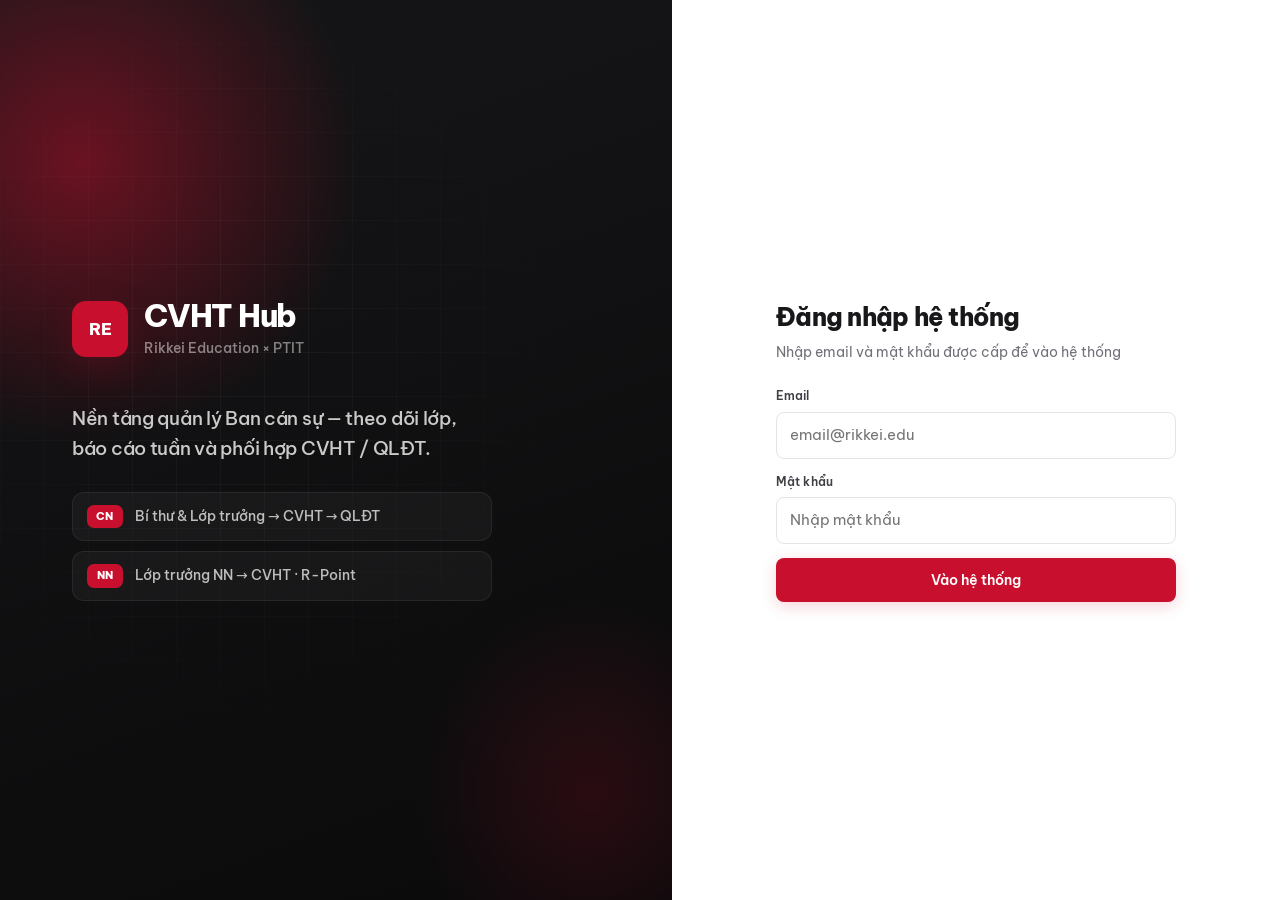
<file: index.html>
<!DOCTYPE html>
<html lang="vi">
<head>
  <meta charset="UTF-8" />
  <meta name="viewport" content="width=device-width, initial-scale=1.0" />
  <title>CVHT Hub — Đăng nhập</title>
  <link rel="preconnect" href="https://fonts.googleapis.com" />
  <link rel="preconnect" href="https://fonts.gstatic.com" crossorigin />
  <link rel="stylesheet" href="css/styles.css?v=4.4.5" />
  <link rel="icon" href="data:image/svg+xml,<svg xmlns='http://www.w3.org/2000/svg' viewBox='0 0 100 100'><rect fill='%23C8102E' width='100' height='100' rx='20'/><text x='50' y='64' text-anchor='middle' fill='white' font-size='42' font-family='sans-serif' font-weight='700'>RE</text></svg>" />
</head>
<body>
  <div class="boot-loader" id="bootLoader" aria-live="polite" aria-busy="true">
    <div class="boot-loader-card">
      <div class="boot-spinner" aria-hidden="true"></div>
      <strong id="bootMsg">Đang kiểm tra dữ liệu…</strong>
      <span id="bootSub">Đồng bộ dữ liệu mới nhất từ Google Sheets</span>
    </div>
  </div>
  <div class="login-page">
    <section class="login-visual">
      <div class="login-visual-inner">
        <div class="login-brand">
          <div class="brand-mark">RE</div>
          <div class="brand-text">
            <strong>CVHT Hub</strong>
            <span>Rikkei Education × PTIT</span>
          </div>
        </div>

        <div class="login-hero">
          <p class="login-lead">Nền tảng quản lý Ban cán sự — theo dõi lớp, báo cáo tuần và phối hợp CVHT / QLĐT.</p>
          <div class="login-flows">
            <div class="login-flow">
              <span class="login-flow-tag">CN</span>
              <span>Bí thư &amp; Lớp trưởng → CVHT → QLĐT</span>
            </div>
            <div class="login-flow">
              <span class="login-flow-tag">NN</span>
              <span>Lớp trưởng NN → CVHT · R-Point</span>
            </div>
          </div>
        </div>
      </div>
    </section>

    <section class="login-panel">
      <div class="login-box">
        <div class="login-panel-brand">
          <div class="brand-mark">RE</div>
          <strong>CVHT Hub</strong>
        </div>
        <h2>Đăng nhập hệ thống</h2>
        <p class="sub">Nhập email và mật khẩu được cấp để vào hệ thống</p>
        <div class="login-error" id="loginError">Email hoặc mật khẩu không đúng.</div>
        <form id="loginForm">
          <div class="field">
            <label for="email">Email</label>
            <input id="email" type="email" placeholder="email@rikkei.edu" required autocomplete="username" />
          </div>
          <div class="field">
            <label for="password">Mật khẩu</label>
            <input id="password" type="password" placeholder="Nhập mật khẩu" required autocomplete="current-password" />
          </div>
          <button type="submit" class="btn btn-primary btn-block">Vào hệ thống</button>
        </form>
      </div>
    </section>
  </div>

  <script src="js/config.js?v=4.4.5"></script>
  <script src="js/api.js?v=4.4.5"></script>
  <script src="js/data.js?v=4.4.5"></script>
  <script src="js/sheets.js?v=4.4.5"></script>
  <script src="js/store.js?v=4.4.5"></script>
  <script>
    ['cvht_hub_v1', 'cvht_hub_v2', 'cvht_hub_v3', 'cvht_hub_v4', 'cvht_hub_v5', 'cvht_hub_v6', 'cvht_hub_v7', 'cvht_hub_v8', 'cvht_hub_v9', 'cvht_hub_v10', 'cvht_hub_v11', 'cvht_hub_v12', 'cvht_hub_v13', 'cvht_hub_v14', 'cvht_hub_v15', 'cvht_hub_v16'].forEach((k) => localStorage.removeItem(k));

    const loginError = document.getElementById('loginError');
    const loginForm = document.getElementById('loginForm');
    const submitBtn = loginForm.querySelector('button[type="submit"]');

    async function ensureSheetsUsers(force = false) {
      if (typeof SheetsAPI === 'undefined' || !SheetsAPI.enabled()) return;
      try {
        submitBtn.disabled = true;
        submitBtn.textContent = Store.isSheetsCacheFresh() && !force ? 'Đang kiểm tra…' : 'Đang đồng bộ…';
        await Store.pullFromSheets({ force: true });
      } catch (err) {
        console.warn('Login sheets pull failed', err);
      } finally {
        submitBtn.disabled = false;
        submitBtn.textContent = 'Vào hệ thống';
      }
    }

    function hideBoot() {
      const boot = document.getElementById('bootLoader');
      if (!boot) return;
      boot.classList.add('is-done');
      boot.setAttribute('aria-busy', 'false');
      setTimeout(() => boot.remove(), 320);
    }

    (async () => {
      try {
        const msgEl = document.getElementById('bootMsg');
        const subEl = document.getElementById('bootSub');
        if (msgEl) msgEl.textContent = 'Đang đồng bộ dữ liệu…';
        if (subEl) subEl.textContent = 'Lấy báo cáo và tài khoản mới nhất từ Google Sheets';
        await ensureSheetsUsers(true);
        if (Store.getSession()) location.href = 'app.html';
      } finally {
        hideBoot();
      }
    })();

    loginForm.addEventListener('submit', async (e) => {
      e.preventDefault();
      loginError.classList.remove('show');
      submitBtn.disabled = true;
      submitBtn.textContent = 'Đang đăng nhập…';

      const email    = document.getElementById('email').value.trim().toLowerCase();
      const password = document.getElementById('password').value;

      // ── Ưu tiên: đăng nhập qua JWT API (password đã hash server-side) ──
      if (typeof Api !== 'undefined' && APP_CONFIG.mode === 'sheets') {
        try {
          const result = await Api.login(email, password);
          // Lưu session cho app hiện tại (backward compat)
          Store.setSession(result.user);
          location.href = 'app.html';
          return;
        } catch (apiErr) {
          // Nếu lỗi 401 → sai password; lỗi khác → network/server
          const msg = apiErr.message || '';
          if (msg.includes('không đúng') || msg.includes('Unauthorized') || apiErr.status === 401) {
            loginError.textContent = 'Email hoặc mật khẩu không đúng.';
          } else {
            // Lỗi mạng → thử fallback local
            console.warn('API login lỗi, thử local:', msg);
            const localUser = Store.findByLogin(email, password);
            if (localUser) {
              Store.setSession(localUser);
              location.href = 'app.html';
              return;
            }
            loginError.textContent = 'Không kết nối được server. Kiểm tra lại mạng.';
          }
          loginError.classList.add('show');
          submitBtn.disabled = false;
          submitBtn.textContent = 'Vào hệ thống';
          return;
        }
      }

      // ── Fallback: local mode (không có Sheets) ──
      await ensureSheetsUsers();
      const user = Store.findByLogin(email, password);
      if (!user) {
        loginError.textContent = 'Email hoặc mật khẩu không đúng.';
        loginError.classList.add('show');
        submitBtn.disabled = false;
        submitBtn.textContent = 'Vào hệ thống';
        return;
      }
      Store.setSession(user);
      location.href = 'app.html';
    });
  </script>
</body>
</html>
</file>
<file: css/styles.css>
/* CVHT Hub v2 — Professional UI (Be Vietnam Pro — full Vietnamese support) */
@import url('https://fonts.googleapis.com/css2?family=Be+Vietnam+Pro:ital,wght@0,300;0,400;0,500;0,600;0,700;0,800;1,400;1,500&display=swap');

:root {
  --brand: #C8102E;
  --brand-dark: #9E0C24;
  --brand-soft: rgba(200, 16, 46, 0.08);
  --brand-glow: rgba(200, 16, 46, 0.18);
  --ink: #18181B;
  --ink-2: #3F3F46;
  --muted: #71717A;
  --line: #E4E4E7;
  --line-soft: #F0F0F2;
  --surface: #F7F7F9;
  --card: #FFFFFF;
  --ok: #16A34A;
  --ok-bg: #F0FDF4;
  --warn: #B45309;
  --warn-bg: #FFFBEB;
  --danger: #DC2626;
  --danger-bg: #FEF2F2;
  --info: #2563EB;
  --info-bg: #EFF6FF;
  --shadow: 0 1px 3px rgba(15,15,16,.05), 0 4px 16px rgba(15,15,16,.05);
  --shadow-lg: 0 4px 8px rgba(15,15,16,.04), 0 16px 40px rgba(15,15,16,.08);
  --radius: 12px;
  --radius-sm: 8px;
  --sidebar-w: 256px;
  --font: 'Be Vietnam Pro', 'Segoe UI', system-ui, -apple-system, sans-serif;
  --display: 'Be Vietnam Pro', 'Segoe UI', system-ui, sans-serif;
  --ease: cubic-bezier(0.22, 1, 0.36, 1);

  /* Sidebar — light theme */
  --sb-bg: #FFFFFF;
  --sb-border: #E9E9EC;
  --sb-text: #52525B;
  --sb-text-muted: #A1A1AA;
  --sb-hover: #F4F4F6;
  --sb-active-bg: rgba(200,16,46,.08);
  --sb-active-text: #C8102E;
  --sb-group-label: #A1A1AA;
}

*, *::before, *::after { box-sizing: border-box; margin: 0; padding: 0; }
html { scroll-behavior: smooth; }
* {
  scrollbar-width: thin;
  scrollbar-color: rgba(15, 15, 16, 0.28) transparent;
}
*::-webkit-scrollbar {
  width: 5px;
  height: 5px;
}
*::-webkit-scrollbar-track {
  background: transparent;
}
*::-webkit-scrollbar-thumb {
  background: rgba(15, 15, 16, 0.22);
  border-radius: 99px;
}
*::-webkit-scrollbar-thumb:hover {
  background: rgba(15, 15, 16, 0.38);
}
.sidebar::-webkit-scrollbar-thumb {
  background: rgba(0, 0, 0, 0.12);
}
.sidebar::-webkit-scrollbar-thumb:hover {
  background: rgba(0, 0, 0, 0.22);
}
body {
  font-family: var(--font);
  color: var(--ink);
  background: var(--surface);
  line-height: 1.55;
  min-height: 100vh;
  -webkit-font-smoothing: antialiased;
  -moz-osx-font-smoothing: grayscale;
  text-rendering: optimizeLegibility;
  font-synthesis: none;
  font-size: 14.5px;
}
a { color: inherit; text-decoration: none; }
button, input, select, textarea { font: inherit; }
img { max-width: 100%; display: block; }
ul { list-style: none; }
code {
  font-family: ui-monospace, SFMono-Regular, Menlo, monospace;
  font-size: 0.85em;
  background: var(--line-soft);
  padding: 2px 6px;
  border-radius: 4px;
}

/* ========== LOGIN ========== */
.login-page {
  min-height: 100vh;
  display: grid;
  grid-template-columns: 1.05fr 0.95fr;
  background: var(--ink);
}
.login-visual {
  position: relative;
  overflow: hidden;
  padding: clamp(40px, 6vw, 72px);
  display: flex;
  align-items: center;
  color: #fff;
  background:
    radial-gradient(ellipse 80% 60% at 12% 18%, rgba(200,16,46,.48), transparent 52%),
    radial-gradient(ellipse 55% 45% at 88% 88%, rgba(200,16,46,.16), transparent 48%),
    linear-gradient(160deg, #161618 0%, #0a0a0b 100%);
}
.login-visual::before {
  content: '';
  position: absolute;
  inset: 0;
  background-image:
    linear-gradient(rgba(255,255,255,.035) 1px, transparent 1px),
    linear-gradient(90deg, rgba(255,255,255,.035) 1px, transparent 1px);
  background-size: 44px 44px;
  mask-image: radial-gradient(ellipse 75% 65% at 35% 40%, #000 15%, transparent 72%);
  pointer-events: none;
}
.login-visual-inner {
  position: relative;
  z-index: 1;
  width: 100%;
  max-width: 440px;
  display: flex;
  flex-direction: column;
  gap: clamp(36px, 5vh, 56px);
  animation: rise .75s var(--ease) both;
}
.login-brand {
  display: flex;
  align-items: center;
  gap: 16px;
}
.login-brand .brand-mark {
  width: 56px;
  height: 56px;
  border-radius: 14px;
  font-size: 17px;
  box-shadow: 0 12px 36px var(--brand-glow);
}
.login-brand .brand-text strong {
  display: block;
  font-size: clamp(1.65rem, 2.4vw, 2.05rem);
  font-weight: 800;
  letter-spacing: -.04em;
  line-height: 1.1;
}
.login-brand .brand-text span {
  display: block;
  margin-top: 4px;
  font-size: .9rem;
  opacity: .48;
  font-weight: 500;
}
.brand-mark {
  width: 44px; height: 44px; border-radius: 11px;
  background: var(--brand);
  color: #fff;
  display: grid; place-items: center;
  font-weight: 800; font-size: 15px; letter-spacing: -.5px;
  box-shadow: 0 6px 20px var(--brand-glow);
  flex-shrink: 0;
}
.brand-text strong { display: block; font-size: 16px; font-weight: 700; letter-spacing: -.02em; }
.brand-text span { font-size: 12px; opacity: .55; font-weight: 400; }

.login-hero { max-width: 420px; }
.login-lead {
  font-size: clamp(1.05rem, 1.5vw, 1.2rem);
  font-weight: 500;
  line-height: 1.55;
  letter-spacing: -.015em;
  color: rgba(255,255,255,.78);
  margin-bottom: 28px;
}
.login-flows {
  display: flex;
  flex-direction: column;
  gap: 10px;
}
.login-flow {
  display: flex;
  align-items: center;
  gap: 12px;
  padding: 12px 14px;
  border-radius: 12px;
  background: rgba(255,255,255,.04);
  border: 1px solid rgba(255,255,255,.07);
  font-size: .875rem;
  font-weight: 500;
  color: rgba(255,255,255,.72);
  line-height: 1.4;
}
.login-flow-tag {
  flex-shrink: 0;
  min-width: 36px;
  text-align: center;
  padding: 4px 8px;
  border-radius: 7px;
  background: var(--brand);
  color: #fff;
  font-size: 11px;
  font-weight: 800;
  letter-spacing: .04em;
}

.login-panel {
  background: #fff;
  display: flex;
  align-items: center;
  justify-content: center;
  padding: clamp(28px, 4vw, 48px) 32px;
  animation: fadeIn .55s var(--ease) both;
}
.login-box { width: 100%; max-width: 400px; }
.login-panel-brand {
  display: none;
  align-items: center;
  gap: 10px;
  margin-bottom: 22px;
}
.login-panel-brand .brand-mark {
  width: 36px;
  height: 36px;
  font-size: 13px;
  border-radius: 9px;
}
.login-panel-brand strong {
  font-size: 1.05rem;
  font-weight: 800;
  letter-spacing: -.02em;
}
.login-box h2 {
  font-size: 1.55rem;
  font-weight: 800;
  letter-spacing: -.03em;
  margin-bottom: 6px;
}
.login-box > .sub {
  color: var(--muted);
  margin-bottom: 24px;
  font-size: .875rem;
  line-height: 1.5;
}

.field { margin-bottom: 14px; }
.field label {
  display: block; font-size: 12px; font-weight: 600;
  margin-bottom: 6px; color: var(--ink-2); letter-spacing: .01em;
}
.field input, .field select, .field textarea {
  width: 100%; padding: 11px 13px;
  border: 1.5px solid var(--line); border-radius: var(--radius-sm);
  background: #fff; outline: none;
  transition: border-color .2s, box-shadow .2s;
}
.field input:focus, .field select:focus, .field textarea:focus {
  border-color: var(--brand);
  box-shadow: 0 0 0 3.5px var(--brand-soft);
}
.field textarea { resize: vertical; min-height: 80px; }

.btn {
  display: inline-flex; align-items: center; justify-content: center; gap: 8px;
  padding: 11px 18px; border: none; border-radius: var(--radius-sm);
  font-weight: 600; font-size: .9rem; cursor: pointer;
  transition: transform .15s var(--ease), background .2s, box-shadow .2s, opacity .2s;
}
.btn:active { transform: scale(.98); }
.btn-primary {
  background: var(--brand); color: #fff;
  box-shadow: 0 4px 16px var(--brand-glow);
}
.btn-primary:hover { background: var(--brand-dark); }
.btn-ghost {
  background: transparent; color: var(--ink-2);
  border: 1.5px solid var(--line);
}
.btn-ghost:hover { background: var(--surface); border-color: #d4d4d8; }
.btn-ok { background: var(--ok); color: #fff; }
.btn-warn { background: var(--warn); color: #fff; }
.btn-danger { background: var(--danger); color: #fff; }
.btn-sm { padding: 7px 12px; font-size: .8rem; }
.btn-block { width: 100%; }
.btn:disabled { opacity: .45; cursor: not-allowed; }

.demo-accounts { margin-top: 26px; padding-top: 20px; border-top: 1px solid var(--line); }
.demo-accounts h3 {
  font-size: 11px; text-transform: uppercase; letter-spacing: .08em;
  color: var(--muted); margin-bottom: 10px; font-weight: 600;
}
.demo-grid { display: grid; grid-template-columns: 1fr 1fr; gap: 7px; }
.demo-chip {
  padding: 9px 11px; border-radius: 8px;
  background: var(--surface); border: 1px solid transparent;
  cursor: pointer; text-align: left;
  transition: border-color .2s, background .2s, transform .15s;
}
.demo-chip:hover {
  border-color: rgba(200,16,46,.35);
  background: var(--brand-soft);
  transform: translateY(-1px);
}
.demo-chip strong { display: block; font-size: 12.5px; font-weight: 650; }
.demo-chip span { font-size: 10.5px; color: var(--muted); }

.login-error {
  background: var(--danger-bg); color: var(--danger);
  padding: 10px 12px; border-radius: 8px; font-size: 13px;
  margin-bottom: 14px; display: none;
}
.login-error.show { display: block; animation: shake .4s ease; }

/* ========== APP SHELL ========== */
.app-shell {
  display: grid;
  grid-template-columns: var(--sidebar-w) 1fr;
  min-height: 100vh;
}
/* ========== SIDEBAR — Light Professional ========== */
.sidebar {
  background: var(--sb-bg);
  color: var(--sb-text);
  display: flex; flex-direction: column;
  position: sticky; top: 0; height: 100vh;
  overflow-y: auto; z-index: 40;
  border-right: 1px solid var(--sb-border);
  scrollbar-color: rgba(0,0,0,.12) transparent;
}

.sidebar-brand {
  padding: 18px 16px 16px;
  display: flex; align-items: center; gap: 11px;
  border-bottom: 1px solid var(--sb-border);
}
.sidebar-brand .brand-mark {
  width: 34px; height: 34px; font-size: 12px; border-radius: 9px;
  box-shadow: 0 3px 10px rgba(200,16,46,.28);
}
.sidebar-brand .brand-text strong {
  display: block; font-size: 14.5px; font-weight: 800;
  letter-spacing: -.03em; color: var(--ink);
}
.sidebar-brand .brand-text span {
  display: block; font-size: 10.5px;
  color: var(--muted); font-weight: 400; opacity: 1;
}

.sidebar-nav { padding: 10px 10px; flex: 1; }

/* Nav items */
.nav-label {
  font-size: 10px; text-transform: uppercase; letter-spacing: .08em;
  color: var(--sb-group-label); padding: 16px 10px 5px; font-weight: 700;
}
.nav-item {
  display: flex; align-items: center; gap: 9px;
  padding: 8px 10px; border-radius: 8px;
  color: var(--sb-text); font-size: .8375rem; font-weight: 500;
  cursor: pointer; transition: background .15s, color .15s;
  border: none; background: none; width: 100%; text-align: left;
  line-height: 1.35;
}
.nav-item.nav-sub {
  padding: 6px 10px 6px 30px;
  font-size: .8rem;
  color: var(--sb-text-muted);
}
.nav-item.nav-sub .icon {
  width: 15px; font-size: 10px; opacity: .65;
}
.nav-item:hover {
  background: var(--sb-hover);
  color: var(--ink);
}
.nav-item.active {
  background: var(--sb-active-bg);
  color: var(--sb-active-text);
  font-weight: 600;
}
.nav-item.active .icon { opacity: 1; }
.nav-item .icon {
  width: 17px; text-align: center;
  font-size: 12px; opacity: .65; flex-shrink: 0;
}
.nav-item .badge-count {
  margin-left: auto;
  background: var(--brand);
  color: #fff;
  font-size: 10px; padding: 1px 7px; border-radius: 99px; font-weight: 700;
  min-width: 20px; text-align: center;
}
.nav-item.active .badge-count {
  background: var(--brand-dark);
}

/* Group dropdowns */
.nav-dropdown,
.nav-group-drop {
  margin: 4px 0 2px;
}
.nav-dropdown-sum,
.nav-group-sum {
  list-style: none; cursor: pointer;
  display: flex; align-items: center; gap: 9px;
  padding: 7px 10px; border-radius: 8px;
  color: var(--sb-text-muted); font-size: .8rem; font-weight: 600;
  user-select: none; transition: background .15s, color .15s;
}
.nav-dropdown-sum::-webkit-details-marker,
.nav-group-sum::-webkit-details-marker { display: none; }
.nav-dropdown-sum:hover,
.nav-group-sum:hover {
  background: var(--sb-hover);
  color: var(--ink);
}
.nav-dropdown[open] > .nav-dropdown-sum,
.nav-group-drop[open] > .nav-group-sum {
  color: var(--ink);
}

.nav-dropdown-sum .icon {
  width: 17px; text-align: center; font-size: 11px; opacity: .65;
  transition: transform .18s;
}
.nav-dropdown[open] > .nav-dropdown-sum .icon { transform: rotate(0deg); }
.nav-dropdown:not([open]) > .nav-dropdown-sum .icon { transform: rotate(-90deg); }

.nav-dropdown-text {
  display: flex; flex-direction: column; gap: 1px; min-width: 0;
}
.nav-dropdown-text strong {
  font-size: .8125rem; font-weight: 600; color: inherit;
}
.nav-dropdown-text small {
  font-size: 10.5px; color: var(--muted);
  white-space: nowrap; overflow: hidden; text-overflow: ellipsis;
}
.nav-dropdown-body {
  padding: 3px 8px 8px 12px;
  display: flex; flex-direction: column; gap: 6px;
}

/* Scope picker */
.nav-select-label {
  display: flex; flex-direction: column; gap: 4px;
  font-size: 10px; font-weight: 700; letter-spacing: .06em;
  text-transform: uppercase; color: var(--muted);
}
.nav-select {
  width: 100%; appearance: none;
  background: var(--surface);
  color: var(--ink);
  border: 1px solid var(--line);
  border-radius: 7px; padding: 7px 26px 7px 10px;
  font-size: .8rem; font-weight: 500; font-family: inherit;
  cursor: pointer;
  background-image: url("data:image/svg+xml,%3Csvg xmlns='http://www.w3.org/2000/svg' width='12' height='12' viewBox='0 0 12 12'%3E%3Cpath fill='rgba(82,82,91,0.7)' d='M3 4.5L6 8l3-3.5'/%3E%3C/svg%3E");
  background-repeat: no-repeat;
  background-position: right 8px center;
}
.nav-select:focus {
  outline: none;
  border-color: var(--brand);
  background-color: #fff;
  box-shadow: 0 0 0 2px var(--brand-soft);
}

/* Group labels (collapse headers) */
.nav-group-sum {
  justify-content: space-between;
  font-size: 10px; text-transform: uppercase; letter-spacing: .08em;
  padding: 14px 10px 5px; color: var(--sb-group-label); font-weight: 700;
  border-radius: 0; cursor: pointer;
}
.nav-group-sum:hover { background: transparent; color: var(--muted); }
.nav-group-sum .chev {
  font-size: 10px; transition: transform .18s; opacity: .55;
}
.nav-group-drop:not([open]) > .nav-group-sum .chev { transform: rotate(-90deg); }
.nav-group-sum.has-active { color: var(--brand); }
.nav-group-body { padding-bottom: 4px; }

/* Sidebar divider */
.nav-divider {
  height: 1px; background: var(--sb-border); margin: 6px 10px;
}

/* User section at bottom */
.sidebar-user {
  padding: 12px 14px; border-top: 1px solid var(--sb-border);
  display: flex; align-items: center; gap: 10px;
  background: var(--sb-bg);
}
.avatar {
  width: 34px; height: 34px; border-radius: 50%;
  background: linear-gradient(135deg, var(--brand), #e85a6a);
  display: grid; place-items: center;
  font-weight: 700; font-size: 12px; color: #fff; flex-shrink: 0;
}
.sidebar-user .meta { flex: 1; min-width: 0; }
.sidebar-user .meta strong {
  display: block; font-size: 12.5px; font-weight: 600;
  white-space: nowrap; overflow: hidden; text-overflow: ellipsis;
  color: var(--ink);
}
.sidebar-user .meta span { font-size: 10.5px; color: var(--muted); }
.btn-logout {
  background: var(--sb-hover); border: 1px solid var(--sb-border);
  color: var(--muted);
  width: 30px; height: 30px; border-radius: 7px;
  cursor: pointer; font-size: 13px;
  transition: background .15s, color .15s, border-color .15s;
}
.btn-logout:hover { background: var(--danger-bg); color: var(--danger); border-color: var(--danger); }

.main {
  display: flex; flex-direction: column; min-width: 0;
  background: var(--surface);
}
.topbar {
  display: flex; align-items: center; justify-content: space-between;
  padding: 14px 28px;
  background: rgba(255,255,255,.95);
  backdrop-filter: blur(12px);
  border-bottom: 1px solid var(--line);
  position: sticky; top: 0; z-index: 30;
  gap: 12px;
}
.topbar h1 { font-size: 1.08rem; font-weight: 700; letter-spacing: -.02em; color: var(--ink); }
.topbar .sub { font-size: 12px; color: var(--muted); margin-top: 1px; }
.topbar-actions { display: flex; align-items: center; gap: 8px; }

/* Bell notification button in topbar */
.bell-btn {
  position: relative;
  display: inline-flex; align-items: center; gap: 5px;
  padding: 6px 12px;
  border: none; cursor: pointer;
  border-radius: 99px;
  background: var(--surface);
  color: var(--muted);
  font-size: 12px; font-weight: 600;
  transition: background .15s, color .15s;
  flex-shrink: 0;
  white-space: nowrap;
}
.bell-btn:hover { background: var(--brand-soft); color: var(--brand); }
.bell-btn.has-notif { background: var(--brand-soft); color: var(--brand); }
.bell-btn svg { display: block; flex-shrink: 0; }
.bell-badge {
  display: inline-flex; align-items: center; justify-content: center;
  min-width: 18px; height: 18px;
  padding: 0 5px;
  background: var(--brand);
  color: #fff;
  font-size: 10px; font-weight: 700;
  border-radius: 999px;
  line-height: 1;
}

.deadline-pill {
  display: flex; align-items: center; gap: 7px;
  padding: 7px 13px; border-radius: 99px;
  background: var(--warn-bg); color: var(--warn);
  font-size: 12px; font-weight: 600;
}
.deadline-pill.urgent {
  background: var(--danger-bg); color: var(--danger);
  animation: pulse 2s ease infinite;
}

.content { padding: 24px 28px; flex: 1; animation: fadeIn .25s var(--ease); min-width: 0; }

/* ========== COMPONENTS ========== */
.kpi-grid {
  display: grid; grid-template-columns: repeat(4, 1fr);
  gap: 14px; margin-bottom: 14px;
}
.kpi-grid-3 { grid-template-columns: repeat(3, 1fr); }
.kpi-grid-4 { grid-template-columns: repeat(4, 1fr); }
.kpi {
  background: var(--card); border-radius: var(--radius);
  padding: 18px 18px 16px;
  box-shadow: var(--shadow);
  border: 1px solid var(--line);
  position: relative; overflow: hidden;
  transition: transform .22s var(--ease), box-shadow .22s;
  animation: rise .45s var(--ease) both;
}
.kpi:nth-child(2) { animation-delay: .04s; }
.kpi:nth-child(3) { animation-delay: .08s; }
.kpi:nth-child(4) { animation-delay: .12s; }
.kpi:hover { transform: translateY(-2px); box-shadow: var(--shadow-lg); }
.kpi::before {
  content: ''; position: absolute; top: 0; left: 0; right: 0; height: 2.5px;
  background: var(--brand);
}
.kpi.ok::before { background: var(--ok); }
.kpi.warn::before { background: var(--warn); }
.kpi.info::before { background: var(--info); }
.kpi.danger::before { background: var(--danger); }
.btn-xs { padding: 2px 8px; font-size: 11px; }
.kpi .label { font-size: 12px; color: var(--muted); font-weight: 500; }
.kpi .value {
  font-size: 1.85rem; font-weight: 800; letter-spacing: -.035em;
  margin: 4px 0 2px; line-height: 1.15;
}
.kpi .hint { font-size: 11.5px; color: var(--muted); }

.panel {
  background: var(--card); border-radius: var(--radius);
  box-shadow: var(--shadow);
  border: 1px solid var(--line);
  overflow: hidden; margin-bottom: 18px;
}
.panel-head {
  display: flex; align-items: center; justify-content: space-between;
  padding: 14px 18px; border-bottom: 1px solid var(--line-soft);
  gap: 12px; flex-wrap: wrap;
}
.panel-head h2 { font-size: .92rem; font-weight: 700; letter-spacing: -.01em; }
.panel-body { padding: 18px; }

.grid-2 { display: grid; grid-template-columns: 1.35fr 1fr; gap: 18px; }
.grid-3 { display: grid; grid-template-columns: repeat(3, 1fr); gap: 14px; }

.table-wrap { overflow-x: auto; }
table { width: 100%; border-collapse: collapse; font-size: .875rem; }
.data-table th { padding: 8px 12px; }
.data-table td { padding: 9px 12px; }
.data-table tr:hover td { background: var(--surface); cursor: pointer; }

.kpi-clickable { cursor: pointer; transition: box-shadow .15s, transform .1s; }
.kpi-clickable:hover { box-shadow: 0 4px 14px rgba(0,0,0,.09); transform: translateY(-1px); }
.kpi-clickable:active { transform: translateY(0); }
.hint-arrow { opacity: 0; font-size: 11px; transition: opacity .15s; margin-left: 2px; }
.kpi-clickable:hover .hint-arrow { opacity: 1; }

/* Compact summary panel */
.sum-panel { padding: 0; overflow: hidden; }
.sum-row {
  display: flex; align-items: center; gap: 14px;
  padding: 13px 18px; cursor: pointer;
  transition: background .12s;
}
.sum-row:hover { background: var(--surface); }
.sum-label {
  flex: 0 0 170px; font-size: 12.5px; font-weight: 700;
  color: var(--ink); white-space: nowrap;
}
.sum-stats {
  flex: 1; font-size: 12.5px; color: var(--muted);
  display: flex; align-items: center; gap: 7px; flex-wrap: wrap;
}
.sum-stats strong { color: var(--ink); }
.sum-sep { color: var(--line); font-size: 14px; }
.sum-chip {
  display: inline-flex; align-items: center;
  padding: 2px 9px; border-radius: 99px;
  font-size: 12px; font-weight: 600; white-space: nowrap;
  background: var(--surface); color: var(--muted);
  border: 1px solid var(--line-soft);
}
.sum-chip-ok { background: var(--ok-bg); color: var(--ok); border-color: transparent; }
.sum-chip-warn { background: var(--warn-bg); color: var(--warn); border-color: transparent; }
.sum-chip-danger { background: var(--danger-bg); color: var(--danger); border-color: transparent; }
.sum-go {
  flex-shrink: 0; display: flex; align-items: center; gap: 3px;
  font-size: 11.5px; font-weight: 600; color: var(--muted);
  transition: color .12s;
}
.sum-row:hover .sum-go { color: var(--brand); }
.sum-divider { height: 1px; background: var(--line-soft); margin: 0 18px; }

/* Details/summary accordion trong modal */
.tab-sections details { border-top: 1px solid var(--line-soft); }
.tab-sections details summary { user-select: none; list-style: none; }
.tab-sections details summary::-webkit-details-marker { display: none; }
.tab-sections details[open] summary { border-bottom: 1px solid var(--line-soft); margin-bottom: 8px; }
th {
  text-align: left; padding: 11px 16px;
  font-size: 10.5px; text-transform: uppercase; letter-spacing: .06em;
  color: var(--muted); background: var(--surface); font-weight: 650; white-space: nowrap;
  border-bottom: 1px solid var(--line);
}
td {
  padding: 12px 16px; border-top: 1px solid var(--line-soft); vertical-align: middle;
}
tr:hover td { background: rgba(200,16,46,.015); }

.badge {
  display: inline-flex; align-items: center;
  padding: 2px 8px; border-radius: 5px;
  font-size: 11.5px; font-weight: 600; white-space: nowrap;
}
.badge-ok { background: var(--ok-bg); color: var(--ok); }
.badge-warn { background: var(--warn-bg); color: var(--warn); }
.badge-danger { background: var(--danger-bg); color: var(--danger); }
.badge-info { background: var(--info-bg); color: var(--info); }
.badge-muted { background: var(--surface); color: var(--muted); }
.badge-brand { background: var(--brand-soft); color: var(--brand); }

.empty { text-align: center; padding: 44px 20px; color: var(--muted); }
.empty .emoji { font-size: 2rem; margin-bottom: 10px; opacity: .4; }

.cta-hero {
  background: linear-gradient(130deg, #1C1C1E 0%, #2C0B13 55%, #1A1A1C 100%);
  color: #fff; border-radius: var(--radius);
  padding: 24px 28px;
  display: flex; align-items: center; justify-content: space-between; gap: 20px;
  margin-bottom: 20px; box-shadow: 0 4px 20px rgba(0,0,0,.14);
  animation: rise .4s var(--ease) both;
  position: relative; overflow: hidden;
}
.cta-hero::before {
  content: ''; position: absolute;
  top: -40px; right: -40px;
  width: 220px; height: 220px; border-radius: 50%;
  background: radial-gradient(circle, rgba(200,16,46,.30) 0%, transparent 70%);
  pointer-events: none;
}
.cta-hero h2 {
  font-family: var(--display);
  font-size: 1.18rem;
  font-weight: 700;
  letter-spacing: -.02em;
  margin-bottom: 5px;
  line-height: 1.3;
}
.cta-hero p { opacity: .55; font-size: .875rem; line-height: 1.55; }

.score-ring {
  width: 68px; height: 68px; border-radius: 50%;
  background: conic-gradient(var(--brand) var(--p, 0%), rgba(255,255,255,.12) 0);
  display: grid; place-items: center; flex-shrink: 0;
}
.score-ring span {
  width: 52px; height: 52px; border-radius: 50%;
  background: #141416; display: grid; place-items: center;
  font-weight: 800; font-size: .95rem;
}

/* ── Chi tiết báo cáo (dùng chung cho mọi vai trò) ─────────────────── */
.rd-hero { align-items: flex-start; }
.rd-hero-main { min-width: 0; }
.cta-hero .rd-hero-sub {
  opacity: .85; font-size: .95rem; line-height: 1.45; margin-top: 3px;
}
.rd-hero-meta {
  display: flex; flex-wrap: wrap; align-items: center;
  gap: 7px 14px; margin-top: 11px; font-size: .8rem;
}
.rd-hero-meta > span:not(.badge) { opacity: .6; }
.rd-hero-adj {
  display: flex; flex-wrap: wrap; align-items: center;
  gap: 8px; margin-top: 11px; font-size: .78rem; opacity: .85;
}

.rd-facts { display: flex; flex-wrap: wrap; gap: 12px; margin-bottom: 18px; }
.rd-fact {
  flex: 1 1 160px; min-width: 150px;
  background: var(--card); border: 1px solid var(--line);
  border-radius: var(--radius-sm); box-shadow: var(--shadow);
  padding: 12px 16px; display: flex; flex-direction: column; gap: 3px;
}
.rd-fact .lbl {
  font-size: 11px; color: var(--muted); font-weight: 600;
  text-transform: uppercase; letter-spacing: .05em;
}
.rd-fact .val { font-size: 1.05rem; font-weight: 700; letter-spacing: -.01em; line-height: 1.3; }
.rd-fact .val.ok { color: var(--ok); }
.rd-fact .val.soft { color: var(--muted); font-weight: 600; }

.rd-grid { display: grid; gap: 18px; margin-bottom: 18px; }
@media (min-width: 1080px) { .rd-grid.cols-2 { grid-template-columns: repeat(2, minmax(0, 1fr)); } }
.rd-grid > .panel { margin-bottom: 0; }

.rd-prose {
  font-size: .9rem; line-height: 1.7; color: var(--ink-2);
  max-width: 76ch; white-space: pre-wrap; overflow-wrap: anywhere;
}
.rd-prose.muted { color: var(--muted); }
.rd-prose.empty { color: var(--muted); font-style: italic; }

.rd-block-title {
  font-size: 11px; font-weight: 700; color: var(--muted);
  text-transform: uppercase; letter-spacing: .06em;
  margin: 0 0 10px 2px;
}

.rd-linked { display: grid; gap: 12px; }
.rd-linked-item {
  border: 1px solid var(--line); border-radius: var(--radius-sm);
  background: var(--surface); padding: 14px 16px;
}
.rd-linked-head {
  display: flex; flex-wrap: wrap; align-items: center;
  gap: 8px; margin-bottom: 4px;
}
.rd-linked-head strong { font-size: .875rem; }
.rd-linked-head .who { font-size: .8rem; color: var(--muted); }
.rd-linked-item .rd-prose { font-size: .85rem; margin-top: 6px; }
.rd-linked-item .attach-files { margin-top: 10px; }
.rd-linked-item .attach-file-row { background: var(--card); }

.criterion {
  border: 1.5px solid var(--line); border-radius: var(--radius);
  padding: 18px; margin-bottom: 12px;
  transition: border-color .2s, box-shadow .2s;
  animation: rise .35s var(--ease) both;
  background: #fff;
}
.criterion:focus-within {
  border-color: rgba(200,16,46,.45);
  box-shadow: 0 0 0 3px var(--brand-soft);
}
.criterion-head {
  display: flex; justify-content: space-between; align-items: flex-start;
  gap: 12px; margin-bottom: 12px;
}
.criterion-head h3 { font-size: .9rem; font-weight: 700; }
.criterion-head .max { font-size: 11.5px; color: var(--muted); white-space: nowrap; }
.criterion-grid {
  display: grid; grid-template-columns: 130px 1fr auto;
  gap: 12px; align-items: end;
}
.score-preview {
  min-width: 64px; text-align: center; padding: 9px;
  border-radius: var(--radius-sm); background: var(--brand-soft);
  color: var(--brand); font-weight: 800; font-size: 1rem;
}
.score-preview.has-adj {
  background: var(--warn-bg, #fef9ec);
  color: var(--warn, #b45309);
  border: 1.5px solid var(--warn, #b45309);
}
.nn-criterion-score.has-adj {
  background: var(--warn-bg, #fef9ec);
  color: var(--warn, #b45309);
  border: 1.5px solid var(--warn, #b45309);
}
.adj-input-wrap {
  flex-shrink: 0;
  min-width: 80px;
  text-align: center;
}

/* BC chuyên cần NN — 5 tiêu chí */
.nn-report-hero {
  align-items: center;
  margin-bottom: 16px;
}
.nn-report-hero-meta {
  margin-top: 6px !important;
  opacity: .85 !important;
  font-size: .82rem !important;
}
.nn-total-badge {
  display: flex;
  flex-direction: column;
  align-items: flex-end;
  gap: 2px;
  flex-shrink: 0;
}
.nn-total-badge .nn-total-label {
  font-size: 11px;
  font-weight: 600;
  letter-spacing: .04em;
  text-transform: uppercase;
  opacity: .55;
}
.nn-total-badge strong {
  font-size: 1.75rem;
  font-weight: 800;
  letter-spacing: -.03em;
  line-height: 1;
}
.nn-total-badge strong span {
  font-size: .85rem;
  font-weight: 600;
  opacity: .55;
  margin-left: 2px;
}
.nn-criteria-list {
  display: flex;
  flex-direction: column;
  gap: 12px;
  margin-bottom: 14px;
}
.nn-criterion {
  background: #fff;
  border: 1px solid var(--line-soft);
  border-radius: var(--radius);
  box-shadow: var(--shadow);
  padding: 18px 20px;
  animation: rise .35s var(--ease) both;
}
.nn-criterion:focus-within {
  border-color: rgba(200, 16, 46, .28);
  box-shadow: 0 0 0 3px var(--brand-soft), var(--shadow);
}
.nn-criterion-head {
  display: flex;
  align-items: flex-start;
  justify-content: space-between;
  gap: 14px;
  margin-bottom: 12px;
}
.nn-criterion-title {
  display: flex;
  gap: 12px;
  align-items: flex-start;
  min-width: 0;
  flex: 1;
}
.nn-criterion-num {
  flex-shrink: 0;
  width: 28px;
  height: 28px;
  border-radius: 8px;
  background: var(--brand);
  color: #fff;
  font-size: 13px;
  font-weight: 800;
  display: inline-flex;
  align-items: center;
  justify-content: center;
  margin-top: 1px;
}
.nn-criterion-title h3 {
  font-size: .95rem;
  font-weight: 700;
  color: var(--ink);
  line-height: 1.35;
  margin: 0 0 6px;
}
.nn-criterion-desc {
  font-size: 12.5px;
  color: var(--muted);
  line-height: 1.55;
  margin: 0;
}
.nn-criterion-score {
  flex-shrink: 0;
  min-width: 52px;
  padding: 8px 10px;
  border-radius: 10px;
  background: var(--brand-soft);
  color: var(--brand);
  text-align: center;
  line-height: 1.1;
}
.nn-criterion-score strong {
  display: block;
  font-size: 1.15rem;
  font-weight: 800;
}
.nn-criterion-score span {
  font-size: 11px;
  font-weight: 600;
  opacity: .75;
}
.nn-criterion-example {
  margin: 0 0 14px;
  border-radius: 8px;
  background: var(--surface);
  border: 1px solid transparent;
}
.nn-criterion-example summary {
  cursor: pointer;
  list-style: none;
  font-size: 12.5px;
  font-weight: 600;
  color: var(--muted);
  padding: 8px 12px;
  user-select: none;
}
.nn-criterion-example summary::-webkit-details-marker { display: none; }
.nn-criterion-example summary::before {
  content: '▸ ';
  color: var(--brand);
}
.nn-criterion-example[open] summary::before { content: '▾ '; }
.nn-criterion-example[open] {
  border-color: var(--line-soft);
}
.nn-criterion-example p {
  margin: 0;
  padding: 0 12px 12px;
  font-size: 12.5px;
  color: var(--ink-2);
  line-height: 1.5;
}
.nn-criterion-inputs {
  display: flex;
  flex-direction: column;
  gap: 12px;
  padding-top: 14px;
  border-top: 1px solid var(--line-soft);
}
.nn-score-field {
  display: flex;
  align-items: center;
  gap: 12px;
  flex-wrap: wrap;
}
.nn-score-label {
  font-size: 12.5px;
  font-weight: 600;
  color: var(--ink-2);
  min-width: 120px;
}
.nn-score-opts {
  display: inline-flex;
  gap: 6px;
}
.nn-score-btn {
  width: 40px;
  height: 36px;
  border-radius: 9px;
  border: 1.5px solid var(--line);
  background: #fff;
  color: var(--ink);
  font-weight: 700;
  font-size: 14px;
  cursor: pointer;
  transition: border-color .15s, background .15s, color .15s;
}
.nn-score-btn:hover { border-color: var(--brand); color: var(--brand); }
.nn-score-btn.active {
  background: var(--brand);
  border-color: var(--brand);
  color: #fff;
}
.nn-note-field label {
  display: block;
  font-size: 12.5px;
  font-weight: 600;
  color: var(--ink-2);
  margin-bottom: 6px;
}
.nn-note-field textarea {
  width: 100%;
  min-height: 72px;
  resize: vertical;
}
.nn-report-footer .nn-actions {
  display: flex;
  gap: 8px;
  flex-wrap: wrap;
  align-items: center;
  margin-top: 14px;
}
.nn-actions-total {
  margin-left: auto;
  font-size: 13px;
  color: var(--muted);
}
.nn-actions-total strong { color: var(--brand); font-size: 1.05rem; }

.form-sticky {
  position: sticky; bottom: 0;
  background: rgba(255,255,255,.94); backdrop-filter: blur(12px);
  border-top: 1px solid var(--line);
  padding: 14px 28px;
  display: flex; align-items: center; justify-content: space-between; gap: 16px;
  z-index: 20; margin: 0 -28px -26px;
  box-shadow: 0 -6px 24px rgba(0,0,0,.04);
}
.total-score { font-size: 1.4rem; font-weight: 800; color: var(--brand); letter-spacing: -.03em; }
.total-score small { font-size: .8rem; font-weight: 500; color: var(--muted); }

/* Attachments */
.attach-panel {
  margin-top: 16px; padding-top: 16px;
  border-top: 1px dashed var(--line);
}
.attach-head { margin-bottom: 10px; }
.attach-head strong { font-size: .9rem; }
.attach-hint { font-size: 12px; color: var(--muted); margin-top: 3px; }
.attach-actions { display: flex; flex-wrap: wrap; gap: 8px; margin-bottom: 10px; }
.attach-link-form {
  display: flex;
  flex-wrap: wrap;
  gap: 8px;
  margin-bottom: 12px;
  align-items: center;
}
.attach-link-form #attachLinkUrl {
  flex: 1 1 240px;
  min-width: 180px;
  height: 36px;
  padding: 0 12px;
  border: 1.5px solid var(--line);
  border-radius: 8px;
}
.attach-link-form #attachLinkName {
  flex: 0 1 180px;
  min-width: 140px;
  height: 36px;
  padding: 0 12px;
  border: 1.5px solid var(--line);
  border-radius: 8px;
}
.attach-btn { cursor: pointer; display: inline-flex; align-items: center; gap: 4px; }
.attach-drop {
  border: 1.5px dashed var(--line);
  border-radius: 10px;
  padding: 16px;
  text-align: center;
  font-size: 13px;
  color: var(--muted);
  background: #fafafa;
  transition: border-color .2s, background .2s;
  margin-bottom: 12px;
}
.attach-drop.over {
  border-color: var(--brand);
  background: var(--brand-soft);
  color: var(--brand);
}
.attach-previews {
  display: grid;
  grid-template-columns: repeat(auto-fill, minmax(110px, 1fr));
  gap: 10px;
  margin-bottom: 10px;
}
.attach-previews.view .attach-thumb { text-decoration: none; color: inherit; }
.attach-thumb {
  position: relative;
  border-radius: 10px;
  overflow: hidden;
  border: 1px solid var(--line);
  background: #fff;
  aspect-ratio: 1;
}
.attach-thumb img {
  width: 100%; height: 100%; object-fit: cover; display: block;
}
.attach-thumb .attach-name {
  position: absolute; left: 0; right: 0; bottom: 0;
  padding: 4px 6px;
  font-size: 10px; color: #fff;
  background: linear-gradient(transparent, rgba(0,0,0,.72));
  white-space: nowrap; overflow: hidden; text-overflow: ellipsis;
}
.attach-remove {
  position: absolute; top: 4px; right: 4px;
  width: 22px; height: 22px; border: none; border-radius: 50%;
  background: rgba(0,0,0,.65); color: #fff; cursor: pointer;
  font-size: 14px; line-height: 1; z-index: 2;
}
.attach-remove:hover { background: var(--brand); }
.attach-files { display: flex; flex-direction: column; gap: 6px; }
.attach-file-row {
  display: flex; align-items: center; gap: 10px;
  padding: 8px 10px; border: 1px solid var(--line);
  border-radius: 8px; background: #fff;
  text-decoration: none; color: inherit;
}
.attach-file-icon { font-size: 1.1rem; flex: 0 0 auto; width: 22px; text-align: center; }
.attach-file-thumb {
  flex: 0 0 auto;
  width: 56px; height: 56px;
  object-fit: cover;
  border-radius: 6px;
  border: 1px solid var(--line);
  background: #f4f4f4;
}
.attach-file-meta { flex: 1; min-width: 0; }
.attach-file-meta strong {
  display: block; font-size: 13px;
  white-space: nowrap; overflow: hidden; text-overflow: ellipsis;
}
.attach-file-meta span { font-size: 11.5px; color: var(--muted); }
.attach-file-url {
  display: block; font-size: 11.5px; color: var(--brand);
  text-decoration: none; word-break: break-all;
  overflow-wrap: anywhere; line-height: 1.35; margin-top: 2px;
}
.attach-file-url:hover { text-decoration: underline; }
.attach-file-missing { display: block; font-size: 11.5px; color: var(--warn, #b26a00); margin-top: 2px; }
.attach-file-actions { flex: 0 0 auto; display: flex; gap: 6px; align-items: center; }
.attach-file-actions .btn { white-space: nowrap; }
@media (max-width: 620px) {
  .attach-file-row { flex-wrap: wrap; }
  .attach-file-actions { width: 100%; justify-content: flex-end; }
}
.attach-empty { font-size: 12.5px; color: var(--muted); padding: 4px 0; }

.filters { display: flex; gap: 8px; flex-wrap: wrap; margin-bottom: 14px; }
.filters select, .filters input {
  padding: 8px 11px; border: 1.5px solid var(--line);
  border-radius: 8px; background: #fff; min-width: 150px; font-size: .875rem;
}

/* Thanh lọc truy vết chung */
.trace-bar {
  display: flex; flex-wrap: wrap; gap: 8px; align-items: flex-end;
  margin-bottom: 14px; padding: 12px 14px;
  background: var(--card); border: 1px solid rgba(0,0,0,.04);
  border-radius: 12px; box-shadow: var(--shadow);
}
.trace-bar .trace-q {
  flex: 1 1 220px; min-width: 180px; height: 36px;
  padding: 0 12px; border: 1.5px solid var(--line); border-radius: 8px;
  font-size: .875rem; background: #fff;
}
.trace-bar .trace-q:focus,
.trace-bar select:focus,
.trace-bar input[type="date"]:focus {
  outline: none; border-color: var(--brand); box-shadow: 0 0 0 3px var(--brand-soft);
}
.trace-bar select {
  height: 36px; min-width: 140px; padding: 0 10px;
  border: 1.5px solid var(--line); border-radius: 8px; background: #fff; font-size: .85rem;
}
.trace-date {
  display: flex; flex-direction: column; gap: 3px;
  font-size: 11px; font-weight: 600; color: var(--muted);
}
.trace-date input[type="date"] {
  height: 36px; padding: 0 10px; border: 1.5px solid var(--line);
  border-radius: 8px; background: #fff; font-size: .85rem; min-width: 140px;
  color: var(--ink); font-weight: 500;
}
.trace-result {
  font-size: 12.5px; color: var(--muted); margin-left: auto;
  align-self: center; white-space: nowrap;
}
.trace-table th {
  font-size: 11px; text-transform: uppercase; letter-spacing: .04em;
  color: var(--muted); white-space: nowrap;
}
.trace-table td { vertical-align: top; font-size: .875rem; }
.trace-time { font-size: 12px !important; color: var(--muted); white-space: nowrap; }
.trace-sub { font-size: 11.5px; color: var(--muted); margin-top: 2px; }
.trace-actor { font-size: 12.5px; color: var(--muted); }
.trace-cell-note {
  font-size: .85rem; line-height: 1.45; color: var(--ink);
  white-space: pre-wrap; max-width: 420px;
}
.trace-diff-inline {
  display: flex; flex-wrap: wrap; gap: 6px 8px; align-items: baseline;
  font-size: .82rem; line-height: 1.4;
}
.trace-diff-inline .from { color: var(--muted); }
.trace-diff-inline .to { color: var(--ink); font-weight: 600; }

/* Report history — card layout */
.report-scope {
  font-size: 13px; color: var(--muted); margin: -6px 0 14px;
}
.report-stats {
  display: grid; grid-template-columns: repeat(4, 1fr); gap: 10px;
  margin-bottom: 14px;
}
.report-stat {
  background: var(--card); border: 1px solid rgba(0,0,0,.04);
  border-radius: 10px; padding: 12px 14px; box-shadow: var(--shadow);
}
.report-stat .n { display: block; font-size: 1.35rem; font-weight: 800; letter-spacing: -.03em; color: var(--ink); }
.report-stat .l { font-size: 11.5px; color: var(--muted); margin-top: 2px; }
.report-filters { margin-bottom: 16px; }
.report-list { display: flex; flex-direction: column; gap: 10px; }
.report-card {
  background: var(--card); border: 1px solid rgba(0,0,0,.05);
  border-radius: var(--radius); padding: 14px 16px;
  box-shadow: var(--shadow); border-left: 3px solid var(--line);
  transition: box-shadow .2s, transform .2s;
}
.report-card:hover { box-shadow: var(--shadow-lg); }
.report-card.kind-bt { border-left-color: #c8102e; }
.report-card.kind-lt { border-left-color: #2563eb; }
.report-card.kind-nn { border-left-color: #0d9488; }
.report-card.kind-cvht { border-left-color: #7c3aed; }
.report-card-top {
  display: flex; justify-content: space-between; align-items: flex-start; gap: 12px;
  margin-bottom: 8px;
}
.report-card-title { display: flex; flex-wrap: wrap; gap: 6px; align-items: center; }
.report-card-score { font-size: 1.15rem; font-weight: 800; color: var(--brand); white-space: nowrap; }
.report-card-score small { font-size: .75rem; font-weight: 500; color: var(--muted); }
.report-card-score .muted { color: var(--muted); font-weight: 500; font-size: .9rem; }
.report-card-class { font-size: .9rem; margin-bottom: 3px; }
.report-card-meta { font-size: 12px; color: var(--muted); }
.report-card-note {
  margin-top: 8px; font-size: 13px; color: var(--muted);
  line-height: 1.45; max-width: 62ch;
}
.report-card-actions {
  display: flex; flex-wrap: wrap; gap: 6px; margin-top: 12px;
  padding-top: 10px; border-top: 1px solid var(--line-soft);
}
.kind-pill {
  display: inline-flex; align-items: center;
  font-size: 11px; font-weight: 700; padding: 3px 8px; border-radius: 6px;
  background: var(--surface); color: var(--muted);
}
.kind-pill.kind-bt { background: #fde8eb; color: #c8102e; }
.kind-pill.kind-lt { background: #dbeafe; color: #1d4ed8; }
.kind-pill.kind-nn { background: #ccfbf1; color: #0f766e; }
.kind-pill.kind-cvht { background: #ede9fe; color: #6d28d9; }

@media (max-width: 720px) {
  .report-stats { grid-template-columns: repeat(2, 1fr); }
}

.class-card {
  background: var(--card); border-radius: var(--radius);
  padding: 18px; border: 1px solid rgba(0,0,0,.04);
  box-shadow: var(--shadow); cursor: pointer;
  transition: transform .22s var(--ease), box-shadow .22s, border-color .22s;
  animation: rise .4s var(--ease) both;
}
.class-card:hover {
  transform: translateY(-3px); box-shadow: var(--shadow-lg);
  border-color: rgba(200,16,46,.2);
}
.class-card .code {
  font-weight: 800; font-size: 1rem; letter-spacing: -.02em; margin-bottom: 3px;
}
.class-card .meta { font-size: 12.5px; color: var(--muted); margin-bottom: 12px; }
.class-card .people { display: flex; flex-wrap: wrap; gap: 5px; }
.class-card-actions { display: flex; gap: 5px; flex-wrap: wrap; }

.nav-filter-actions {
  display: flex;
  flex-direction: column;
  gap: 6px;
  margin-top: 4px;
}
.nav-filter-actions .btn-block { width: 100%; justify-content: center; }
.nav-filter-actions .btn-ghost {
  color: var(--muted);
  border: 1px solid var(--line);
  background: var(--surface);
  font-weight: 500;
}
.nav-filter-actions .btn-ghost:hover {
  color: var(--ink);
  border-color: var(--ink-2);
  background: var(--line);
}

.semester-block { margin-bottom: 28px; }
.semester-block-head {
  display: flex; align-items: center; gap: 10px;
  margin-bottom: 16px; padding-bottom: 10px;
  border-bottom: 1px solid rgba(0,0,0,.06);
}
.semester-block-head h2 {
  margin: 0; font-size: 1.1rem; font-weight: 800; letter-spacing: -.02em;
}
.subject-block { margin-bottom: 20px; }
.subject-block-head {
  display: flex; align-items: baseline; justify-content: space-between; gap: 12px;
  margin: 0 0 10px 2px;
}
.subject-block-head h3 {
  margin: 0; font-size: .95rem; font-weight: 700; color: var(--ink);
}
.subject-block-head span {
  font-size: 12px; color: var(--muted); white-space: nowrap;
}
@media (max-width: 860px) {
  .grid-3 { grid-template-columns: 1fr; }
}

.score-summary-panel {
  display: flex;
  align-items: stretch;
  gap: 0;
  margin: 0 0 16px;
  padding: 14px 18px;
  background: linear-gradient(135deg, #fff 0%, #fafafa 100%);
  border: 1px solid var(--line);
  border-radius: var(--radius);
  flex-wrap: wrap;
}
.score-summary-panel.detail { margin-bottom: 18px; }
.score-summary-item {
  display: flex;
  flex-direction: column;
  gap: 4px;
  min-width: 120px;
  padding: 4px 16px 4px 0;
}
.score-summary-item .lbl {
  font-size: 11px;
  font-weight: 600;
  text-transform: uppercase;
  letter-spacing: .05em;
  color: var(--muted);
}
.score-summary-item .val {
  font-size: 1.65rem;
  font-weight: 800;
  color: var(--brand);
  line-height: 1.1;
}
.score-summary-item .val.semester { color: var(--ink); }
.score-summary-item .val small,
.score-summary-item .val.week small {
  font-size: .95rem;
  font-weight: 600;
  color: var(--muted);
}
.score-summary-item .hint {
  font-size: 11.5px;
  color: var(--muted);
}
.score-summary-divider {
  width: 1px;
  background: var(--line);
  margin: 0 8px;
  align-self: stretch;
}
.score-tenure-note {
  font-size: 12px;
  color: var(--muted);
  margin: -8px 0 14px;
  padding: 0 4px;
}

.policy-box {
  margin-bottom: 14px;
  padding: 12px 16px;
  background: #fffbeb;
  border: 1px solid #fde68a;
  border-radius: var(--radius-sm);
  font-size: 13px;
  color: #78350f;
}
.policy-box summary {
  cursor: pointer;
  font-weight: 600;
  color: #92400e;
}
.policy-box ul {
  margin: 10px 0 0 18px;
  line-height: 1.55;
}

.report-context-panel .field label { font-size: 11px; }
.report-filters-wide {
  display: grid;
  grid-template-columns: repeat(auto-fill, minmax(160px, 1fr));
  gap: 8px;
  margin-bottom: 16px;
}
.report-filters-wide select { width: 100%; }

@media (max-width: 860px) {
  .kpi-grid-3 { grid-template-columns: 1fr; }
}

.class-filters { margin-bottom: 18px; }
.campus-block { margin-bottom: 28px; }
.campus-block-head {
  display: flex; align-items: center; gap: 10px;
  margin-bottom: 14px; padding-bottom: 10px;
  border-bottom: 1px solid rgba(0,0,0,.06);
}
.campus-block-head h2 {
  margin: 0; font-size: 1.05rem; font-weight: 800; letter-spacing: -.02em;
}
.major-block { margin-bottom: 18px; }
.major-block-head {
  display: flex; align-items: center; gap: 8px;
  font-size: .8rem; font-weight: 700; color: var(--muted);
  text-transform: uppercase; letter-spacing: .06em;
  margin: 0 0 10px 2px;
}
.major-block-head span {
  font-size: 11px; font-weight: 700;
  background: rgba(0,0,0,.05); color: var(--muted);
  padding: 2px 7px; border-radius: 99px; letter-spacing: 0; text-transform: none;
}

.toast-wrap {
  position: fixed; bottom: 22px; right: 22px; z-index: 100;
  display: flex; flex-direction: column; gap: 8px;
}
.toast {
  background: var(--ink); color: #fff; padding: 12px 16px;
  border-radius: 11px; font-size: .875rem; font-weight: 500;
  box-shadow: var(--shadow-lg); animation: slideIn .32s var(--ease);
  max-width: 340px;
}
.toast.ok { border-left: 3px solid #4ade80; }
.toast.err { border-left: 3px solid #f87171; }

.modal-overlay {
  position: fixed; inset: 0; background: rgba(15,15,16,.48);
  z-index: 90; display: flex; align-items: center; justify-content: center;
  padding: 20px; animation: fadeIn .2s; backdrop-filter: blur(3px);
}
.modal {
  background: #fff; border-radius: var(--radius);
  width: 100%; max-width: 560px; max-height: 90vh; overflow-y: auto;
  box-shadow: var(--shadow-lg); animation: rise .28s var(--ease);
}
.modal-lg { max-width: 720px; }
.modal-head {
  display: flex; justify-content: space-between; align-items: center;
  padding: 16px 20px; border-bottom: 1px solid var(--line);
}
.modal-head h3 { font-size: 1.05rem; font-weight: 700; }
.modal-body { padding: 20px; }
.modal-foot {
  padding: 12px 20px; border-top: 1px solid var(--line);
  display: flex; justify-content: flex-end; gap: 8px;
}

.mobile-toggle {
  display: none; background: var(--surface); border: 1px solid var(--line);
  font-size: 1.15rem; cursor: pointer; padding: 5px 9px;
  border-radius: 7px; color: var(--ink-2); transition: background .15s;
}
.mobile-toggle:hover { background: var(--line); }

.timeline { position: relative; padding-left: 22px; }
.timeline::before {
  content: ''; position: absolute; left: 5px; top: 4px; bottom: 4px;
  width: 2px; background: var(--line);
}
.timeline-item { position: relative; padding-bottom: 18px; }
.timeline-item::before {
  content: ''; position: absolute; left: -20px; top: 5px;
  width: 10px; height: 10px; border-radius: 50%;
  background: var(--brand); border: 2px solid #fff;
  box-shadow: 0 0 0 2px var(--brand-soft);
}
.timeline-item .time { font-size: 11.5px; color: var(--muted); margin-bottom: 2px; }

/* Lịch sử CSSV */
.hist-toolbar {
  display: flex; flex-wrap: wrap; gap: 10px 14px; align-items: center;
  margin-bottom: 16px;
}
.hist-tabs { margin-bottom: 0; flex: 1 1 auto; border-bottom: none; gap: 4px; }
.hist-tabs .tab {
  border: 1px solid var(--line); border-radius: 8px; margin-bottom: 0;
  border-bottom: 1px solid var(--line); padding: 7px 12px; font-size: .8rem;
  background: #fff;
}
.hist-tabs .tab.active {
  color: #fff; background: var(--brand); border-color: var(--brand);
}
.hist-count {
  display: inline-block; min-width: 1.4em; margin-left: 4px;
  font-size: 11px; opacity: .85; font-weight: 700;
}
.hist-search {
  flex: 1 1 200px; max-width: 280px; height: 36px;
  border: 1px solid var(--line); border-radius: 8px;
  padding: 0 12px; font-size: .85rem; background: #fff;
}
.hist-search:focus { outline: none; border-color: var(--brand); box-shadow: 0 0 0 3px var(--brand-soft); }
.hist-feed { display: flex; flex-direction: column; gap: 10px; }
.hist-card {
  display: grid; grid-template-columns: 4px 1fr; gap: 0;
  background: #fff; border: 1px solid var(--line-soft);
  border-radius: 12px; overflow: hidden;
  box-shadow: var(--shadow);
}
.hist-rail { background: var(--brand); }
.hist-kind-status .hist-rail { background: var(--brand); }
.hist-kind-counsel .hist-rail { background: #16a34a; }
.hist-kind-escalate .hist-rail { background: #d97706; }
.hist-main { padding: 12px 14px 12px 14px; }
.hist-top {
  display: flex; align-items: center; justify-content: space-between;
  gap: 10px; margin-bottom: 6px;
}
.hist-when { font-size: 11.5px; color: var(--muted); white-space: nowrap; }
.hist-who { display: flex; flex-wrap: wrap; align-items: baseline; gap: 6px 10px; margin-bottom: 8px; }
.hist-who strong { font-size: .95rem; color: var(--ink); }
.hist-meta { font-size: 12px; color: var(--muted); }
.hist-change {
  display: flex; align-items: center; flex-wrap: wrap; gap: 8px;
  margin-bottom: 6px;
}
.hist-arrow { color: var(--muted); font-weight: 700; font-size: 13px; }
.hist-note {
  margin: 0; font-size: .875rem; color: var(--ink);
  line-height: 1.45; white-space: pre-wrap;
}
.hist-extra { margin-top: 8px; }
.hist-actor {
  margin-top: 8px; font-size: 11.5px; color: var(--muted);
}

/* Case chuyển QLĐT */
.esc-list { display: flex; flex-direction: column; gap: 12px; }
.esc-card {
  background: #fff; border: 1px solid var(--line-soft);
  border-radius: 12px; box-shadow: var(--shadow);
  overflow: hidden; border-left: 4px solid #d97706;
}
.esc-card.is-closed { border-left-color: #16a34a; opacity: .96; }
.esc-card-head {
  display: flex; justify-content: space-between; gap: 12px; flex-wrap: wrap;
  padding: 14px 16px 10px; align-items: flex-start;
}
.esc-title { display: flex; align-items: center; gap: 8px; flex-wrap: wrap; }
.esc-title strong { font-size: .98rem; }
.esc-sub { font-size: 12px; color: var(--muted); margin-top: 4px; }
.esc-actions { display: flex; gap: 6px; flex-wrap: wrap; }
.esc-reason, .esc-thread { padding: 0 16px 14px; }
.esc-label {
  display: block; font-size: 11px; font-weight: 700;
  letter-spacing: .04em; text-transform: uppercase;
  color: var(--muted); margin-bottom: 6px;
}
.esc-reason p {
  margin: 0; font-size: .9rem; line-height: 1.45;
  padding: 10px 12px; background: var(--surface); border-radius: 8px;
}
.esc-notes { display: flex; flex-direction: column; gap: 8px; }
.esc-notes-empty {
  font-size: 13px; color: var(--muted);
  padding: 10px 12px; border: 1px dashed var(--line); border-radius: 8px;
}
.esc-note {
  padding: 10px 12px; border-radius: 8px;
  background: #fff; border: 1px solid var(--line-soft);
}
.esc-note.is-resolve {
  background: var(--ok-bg, #f0fdf4);
  border-color: rgba(22, 163, 74, .25);
}
.esc-note-meta {
  display: flex; flex-wrap: wrap; gap: 6px 10px; align-items: center;
  font-size: 11.5px; color: var(--muted); margin-bottom: 4px;
}
.esc-note-meta strong { color: var(--ink); font-size: 12.5px; }
.esc-note p { margin: 0; font-size: .875rem; line-height: 1.45; white-space: pre-wrap; }

.progress-bar {
  height: 7px; background: var(--surface); border-radius: 99px; overflow: hidden;
}
.progress-bar span {
  display: block; height: 100%;
  background: linear-gradient(90deg, var(--brand), #e85a6a);
  border-radius: 99px; transition: width .5s var(--ease);
}

.tabs {
  display: flex; gap: 2px; border-bottom: 1px solid var(--line); margin-bottom: 18px;
}
.tab {
  padding: 9px 14px; border: none; background: none;
  font-weight: 600; font-size: .85rem; color: var(--muted);
  cursor: pointer; border-bottom: 2px solid transparent; margin-bottom: -1px;
  transition: color .15s;
}
.tab:hover { color: var(--ink); }
.tab.active { color: var(--brand); border-bottom-color: var(--brand); }

.rpoint-row {
  display: flex; align-items: center; justify-content: space-between;
  padding: 13px 0; border-bottom: 1px solid var(--line-soft); gap: 12px;
}
.rpoint-opts { display: flex; gap: 5px; }
.rpoint-opts button {
  width: 42px; height: 34px; border: 1.5px solid var(--line);
  border-radius: 7px; background: #fff; cursor: pointer;
  font-weight: 600; font-size: 12.5px; transition: all .15s;
}
.rpoint-opts button:hover { border-color: var(--brand); }
.rpoint-opts button.active {
  background: var(--brand); color: #fff; border-color: var(--brand);
}

/* Admin specific */
.admin-toolbar {
  display: flex; gap: 8px; flex-wrap: wrap; margin-bottom: 16px;
  padding: 14px 16px; background: var(--card); border-radius: var(--radius);
  border: 1px solid rgba(0,0,0,.04); box-shadow: var(--shadow);
}
.person-card {
  display: flex; gap: 14px; align-items: flex-start;
  padding: 16px; border: 1px solid var(--line-soft); border-radius: 12px;
  margin-bottom: 10px; cursor: pointer; transition: border-color .2s, background .2s;
  background: #fff;
}
.person-card:hover { border-color: rgba(200,16,46,.3); background: var(--brand-soft); }
.person-card .avatar { width: 42px; height: 42px; font-size: 14px; }
.role-chips { display: flex; flex-wrap: wrap; gap: 5px; margin-top: 6px; }
.diff-box {
  display: grid; grid-template-columns: 1fr 1fr; gap: 10px;
  font-size: 12.5px; margin-top: 6px;
}
.diff-box > div {
  padding: 8px 10px; border-radius: 8px; background: var(--surface);
}
.diff-box .from { border-left: 3px solid var(--muted); }
.diff-box .to { border-left: 3px solid var(--brand); }

/* Human-readable audit diff */
.audit-card {
  padding: 16px 18px;
  border-bottom: 1px solid var(--line-soft);
  animation: rise .35s var(--ease) both;
}
.audit-card:last-child { border-bottom: none; }
.audit-card-head {
  display: flex; flex-wrap: wrap; align-items: center; gap: 8px 12px;
  margin-bottom: 10px;
}
.audit-card-head .meta {
  font-size: 12px; color: var(--muted); margin-left: auto;
}
.audit-diff {
  display: grid; grid-template-columns: 1fr 40px 1fr; gap: 8px; align-items: stretch;
}
.audit-side {
  background: #FAFAFA;
  border: 1px solid var(--line-soft);
  border-radius: 10px;
  padding: 10px 12px;
  min-width: 0;
}
.audit-side.from { border-left: 3px solid #A1A1AA; }
.audit-side.to { border-left: 3px solid var(--brand); }
.audit-side .side-label {
  font-size: 10px; font-weight: 700; letter-spacing: .06em;
  text-transform: uppercase; color: var(--muted); margin-bottom: 8px;
}
.audit-arrow {
  display: grid; place-items: center;
  color: var(--muted); font-size: 18px; font-weight: 300;
}
.audit-row {
  display: grid; grid-template-columns: 100px 1fr; gap: 8px;
  padding: 4px 0; font-size: 12.5px; align-items: baseline;
}
.audit-row .k { color: var(--muted); font-weight: 500; }
.audit-row .v { color: var(--ink); font-weight: 600; word-break: break-word; }
.audit-row.changed .v { color: var(--brand); }
.audit-plain {
  font-size: 13px; font-weight: 600; color: var(--ink-2);
  line-height: 1.45;
  white-space: normal;
  word-break: break-word;
}
.audit-empty {
  font-size: 13px; color: var(--muted); font-style: italic;
}
.audit-reason {
  margin-top: 8px; font-size: 12.5px; color: var(--muted);
  padding: 8px 10px; background: var(--brand-soft); border-radius: 8px;
}

.sheet-status {
  display: inline-flex; align-items: center; gap: 6px;
  font-size: 12px; padding: 5px 10px; border-radius: 99px;
  background: var(--surface); color: var(--muted); font-weight: 500;
}
.flow-banner {
  display: flex; align-items: center; flex-wrap: wrap; gap: 8px;
  padding: 12px 16px; margin-bottom: 18px;
  background: var(--card); border: 1px solid rgba(0,0,0,.04);
  border-radius: var(--radius); box-shadow: var(--shadow);
  font-size: 13px; font-weight: 600; color: var(--muted);
}
.flow-banner span.on {
  color: #fff; background: var(--brand); padding: 4px 10px; border-radius: 6px;
}
.flow-banner .arrow { opacity: .35; font-weight: 400; }

.check-row {
  display: flex; gap: 10px; align-items: flex-start;
  padding: 10px 0; border-bottom: 1px solid var(--line-soft);
  cursor: pointer; font-size: .9rem;
}
.check-row:last-child { border-bottom: none; }
.check-row input { margin-top: 3px; }

.sheet-status.on { background: var(--ok-bg); color: var(--ok); }

/* Demo flows */
.flow-card {
  background: var(--card);
  border: 1px solid rgba(0,0,0,.04);
  border-radius: var(--radius);
  box-shadow: var(--shadow);
  margin-bottom: 14px;
  overflow: hidden;
  animation: rise .4s var(--ease) both;
}
.flow-head {
  display: flex; justify-content: space-between; gap: 16px; align-items: flex-start;
  padding: 16px 18px; border-bottom: 1px solid var(--line-soft);
}
.flow-head h3 { font-size: .95rem; font-weight: 700; margin-bottom: 4px; }
.flow-head p { font-size: 13px; color: var(--muted); max-width: 52ch; }
.flow-prog { display: flex; align-items: center; gap: 8px; flex-shrink: 0; }
.flow-steps { padding: 8px 12px 12px; }
.flow-step {
  display: flex; align-items: flex-start; gap: 12px;
  padding: 12px 10px; border-radius: 10px;
  transition: background .15s;
}
.flow-step:hover { background: var(--surface); }
.flow-step.done { opacity: .72; }
.flow-step.done .step-action { text-decoration: line-through; color: var(--muted); }
.step-check {
  width: 28px; height: 28px; border-radius: 50%;
  border: 1.5px solid var(--line); background: #fff;
  font-weight: 700; font-size: 12px; cursor: pointer; flex-shrink: 0;
  color: var(--muted); transition: all .15s;
}
.flow-step.done .step-check {
  background: var(--ok); border-color: var(--ok); color: #fff;
}
.step-check:hover { border-color: var(--brand); color: var(--brand); }
.step-body { flex: 1; min-width: 0; }
.step-role { display: flex; flex-wrap: wrap; gap: 6px; align-items: center; margin-bottom: 4px; }
.step-action { font-size: .875rem; font-weight: 500; }
.step-actions { flex-shrink: 0; }

@media (max-width: 860px) {
  .flow-step { flex-wrap: wrap; }
  .step-actions { width: 100%; }
  .step-actions .btn { width: 100%; }
}

@media (max-width: 860px) {
  .audit-diff { grid-template-columns: 1fr; }
  .audit-arrow { transform: rotate(90deg); padding: 2px 0; }
  .audit-row { grid-template-columns: 90px 1fr; }
}

@keyframes rise {
  from { opacity: 0; transform: translateY(14px); }
  to { opacity: 1; transform: translateY(0); }
}
@keyframes fadeIn { from { opacity: 0; } to { opacity: 1; } }
@keyframes slideIn {
  from { opacity: 0; transform: translateX(16px); }
  to { opacity: 1; transform: translateX(0); }
}
@keyframes shake {
  0%, 100% { transform: translateX(0); }
  25% { transform: translateX(-5px); }
  75% { transform: translateX(5px); }
}
@keyframes pulse {
  0%, 100% { opacity: 1; }
  50% { opacity: .72; }
}

.sidebar-backdrop {
  display: none; position: fixed; inset: 0;
  background: rgba(0,0,0,.4); z-index: 35;
}
.sidebar-backdrop.show { display: block; }

@media (max-width: 1100px) {
  .kpi-grid { grid-template-columns: repeat(2, 1fr); }
  .grid-2 { grid-template-columns: 1fr; }
  .grid-3 { grid-template-columns: 1fr 1fr; }
  .criterion-grid { grid-template-columns: 1fr; }
}
@media (max-width: 860px) {
  .login-page { grid-template-columns: 1fr; }
  .login-visual { display: none; }
  .login-panel-brand { display: flex; }
  .app-shell { grid-template-columns: 1fr; }
  .sidebar {
    position: fixed; left: 0; top: 0; bottom: 0;
    width: var(--sidebar-w);
    transform: translateX(-100%);
    transition: transform .3s var(--ease);
    box-shadow: 4px 0 24px rgba(0,0,0,.12);
  }
  .sidebar.open { transform: translateX(0); }
  .mobile-toggle { display: block; }
  .kpi-grid { grid-template-columns: 1fr 1fr; }
  .grid-3 { grid-template-columns: 1fr; }
  .cta-hero { flex-direction: column; align-items: flex-start; }
  .content { padding: 16px; }
  .form-sticky { margin: 0 -16px -16px; padding: 12px 16px; flex-wrap: wrap; }
  .demo-grid { grid-template-columns: 1fr; }
  .diff-box { grid-template-columns: 1fr; }
  .hist-toolbar { flex-direction: column; align-items: stretch; }
  .hist-search { max-width: none; }
  .trace-bar { flex-direction: column; align-items: stretch; }
  .trace-bar .trace-q,
  .trace-bar select,
  .trace-date input[type="date"] { width: 100%; min-width: 0; }
  .trace-result { margin-left: 0; }
  .trace-cell-note { max-width: none; }
  .nn-criterion { padding: 14px 16px; }
  .nn-criterion-head { flex-direction: column; }
  .nn-criterion-score { align-self: flex-start; }
  .nn-total-badge { align-items: flex-start; margin-top: 8px; }
  .nn-actions-total { margin-left: 0; width: 100%; }
}

/* Full-page boot loader (Sheets pull / first paint) */
.boot-loader {
  position: fixed;
  inset: 0;
  z-index: 9999;
  display: flex;
  align-items: center;
  justify-content: center;
  background:
    radial-gradient(ellipse 80% 60% at 50% 0%, rgba(200, 16, 46, 0.12), transparent 55%),
    linear-gradient(160deg, #fafafa 0%, #f0f0f2 100%);
  transition: opacity .28s var(--ease), visibility .28s;
}
.boot-loader.is-done {
  opacity: 0;
  visibility: hidden;
  pointer-events: none;
}
.boot-loader-card {
  display: flex;
  flex-direction: column;
  align-items: center;
  gap: 10px;
  text-align: center;
  padding: 28px 32px;
  max-width: 320px;
}
.boot-loader-card strong {
  font-size: 1.05rem;
  color: var(--ink);
  font-weight: 700;
}
.boot-loader-card span {
  font-size: 13px;
  color: var(--muted);
  line-height: 1.45;
}
.boot-spinner {
  width: 42px;
  height: 42px;
  border-radius: 50%;
  border: 3px solid rgba(200, 16, 46, 0.15);
  border-top-color: var(--brand);
  animation: boot-spin .7s linear infinite;
  margin-bottom: 6px;
}
@keyframes boot-spin {
  to { transform: rotate(360deg); }
}

/* ── Notification items ── */
.notif-item {
  display: flex; gap: 12px; padding: 14px 18px;
  border-bottom: 1px solid var(--line-soft);
}
.notif-item:last-child { border-bottom: none; }
.notif-unread { background: rgba(200,16,46,.03); }
.notif-dot {
  width: 8px; height: 8px; border-radius: 50%;
  margin-top: 6px; flex-shrink: 0;
  background: var(--line);
}
.notif-unread .notif-dot { background: var(--brand); }
.notif-content strong { font-size: .875rem; color: var(--ink); }
.notif-content p { font-size: .825rem; color: var(--muted); margin-top: 3px; line-height: 1.5; }
.notif-time { font-size: 11px; color: var(--muted); margin-top: 4px; }

/* ── Scoring guide ── */
.scoring-guide-panel summary { list-style: none; }
.scoring-guide-panel summary::-webkit-details-marker { display: none; }
.scoring-guide-panel details[open] summary { border-bottom: 1px solid var(--line-soft); }

/* ── Score adjust section ── */
.score-adjust-section summary { list-style: none; padding: 6px 0; }
.score-adjust-section summary::-webkit-details-marker { display: none; }

/* ── kpi-grid responsive fixes ── */
@media (max-width: 900px) {
  .kpi-grid-4 { grid-template-columns: repeat(2, 1fr); }
  .kpi-grid-3 { grid-template-columns: repeat(2, 1fr); }
}
@media (max-width: 600px) {
  .kpi-grid-4, .kpi-grid-3 { grid-template-columns: 1fr; }
}

/* ── Weekly class summary rows ── */
.week-summary-row {
  display: flex; gap: 14px; align-items: flex-start;
  padding: 10px 0; border-bottom: 1px solid var(--line-soft);
  transition: background .12s; border-radius: 6px;
  margin: 0 -4px; padding-left: 4px; padding-right: 4px;
}
.week-summary-row:last-child { border-bottom: none; }
.week-summary-row:hover { background: var(--surface); }
.week-summary-class {
  display: flex; flex-direction: column; gap: 3px;
  flex: 0 0 150px; min-width: 0;
}
.week-summary-body {
  flex: 1; min-width: 0; font-size: 12.5px; line-height: 1.55;
  color: var(--ink-2);
}
.week-summary-body p { margin: 0; }

/* ── Risk cause bar chart ── */
.risk-cause-row {
  display: flex; align-items: center; gap: 8px;
  margin-bottom: 8px; font-size: 12.5px;
}
.risk-cause-label {
  flex: 0 0 180px; color: var(--ink-2); white-space: nowrap;
  overflow: hidden; text-overflow: ellipsis; font-size: 12px;
}
.risk-cause-bar-wrap {
  flex: 1; height: 7px; background: var(--line);
  border-radius: 99px; overflow: hidden;
}
.risk-cause-bar {
  height: 100%; background: var(--brand);
  border-radius: 99px; transition: width .4s var(--ease);
  min-width: 4px;
}
.risk-cause-count {
  flex: 0 0 24px; text-align: right;
  font-weight: 700; color: var(--muted); font-size: 12px;
}

/* ── Special 4-group cards ── */
.special-groups-grid {
  display: grid; grid-template-columns: 1fr 1fr; gap: 10px;
}
.special-group-card {
  border-radius: 10px; padding: 14px;
  border: 1px solid var(--line);
  background: var(--surface);
  display: flex; flex-direction: column; gap: 2px;
  transition: transform .2s, box-shadow .2s;
}
.special-group-card:hover { transform: translateY(-1px); box-shadow: var(--shadow); }
.special-group-card.danger { background: var(--danger-bg); border-color: rgba(220,38,38,.15); }
.special-group-card.warn   { background: var(--warn-bg);   border-color: rgba(180,83,9,.15); }
.special-group-card.info   { background: var(--info-bg);   border-color: rgba(37,99,235,.12); }
.sg-count {
  font-size: 1.55rem; font-weight: 800; letter-spacing: -.03em; line-height: 1.1;
  color: var(--ink);
}
.sg-label { font-size: 12px; font-weight: 600; color: var(--ink-2); margin-top: 4px; }
.sg-hint { font-size: 10.5px; color: var(--muted); margin-top: 2px; }

/* ── Weekly activity feed ── */
.activity-feed {
  max-height: 280px; overflow-y: auto;
  scrollbar-width: thin;
}
.activity-item {
  display: flex; align-items: flex-start; gap: 10px;
  padding: 9px 16px; border-bottom: 1px solid var(--line-soft);
  font-size: 12.5px; transition: background .12s;
}
.activity-item:last-child { border-bottom: none; }
.activity-item:hover { background: var(--surface); }
.activity-icon { font-size: 14px; margin-top: 1px; flex-shrink: 0; }
.activity-body {
  flex: 1; min-width: 0;
  display: flex; flex-direction: column; gap: 2px;
}
.activity-ts { font-size: 10.5px; color: var(--muted); }

/* Activity dot badges (replace emoji) */
.act-dot {
  width: 24px; height: 24px; border-radius: 6px;
  display: inline-flex; align-items: center; justify-content: center;
  font-size: 9.5px; font-weight: 800; flex-shrink: 0;
  margin-top: 1px; letter-spacing: 0;
  font-family: ui-monospace, SFMono-Regular, monospace;
}
.act-dot-report { background: var(--info-bg); color: var(--info); }
.act-dot-visit  { background: var(--ok-bg); color: var(--ok); }
.act-dot-esc    { background: var(--warn-bg); color: var(--warn); }
.act-dot-ok     { background: var(--ok-bg); color: var(--ok); }


/* ── Dashboard section label ── */
.dashboard-section-label {
  font-size: 11px; font-weight: 700; color: var(--muted);
  text-transform: uppercase; letter-spacing: .07em;
  margin: 22px 0 10px; padding-left: 2px;
  display: flex; align-items: center; gap: 6px;
}

/* Khung CT trong modal lớp */
.cl-cur-tag {
  font-size: 12px; color: var(--muted);
  background: var(--surface); border: 1px solid var(--line-soft);
  border-radius: var(--radius-sm); padding: 8px 12px; margin-bottom: 12px;
}
.cl-cur-tag strong { color: var(--ink); }
.cl-cur-warn {
  font-size: 12px; color: var(--warn);
  background: var(--warn-bg); border: 1px solid rgba(180,83,9,.18);
  border-radius: var(--radius-sm); padding: 8px 12px; margin-bottom: 12px; line-height: 1.5;
}
.cl-cur-warn strong { color: var(--warn); }
</file>
